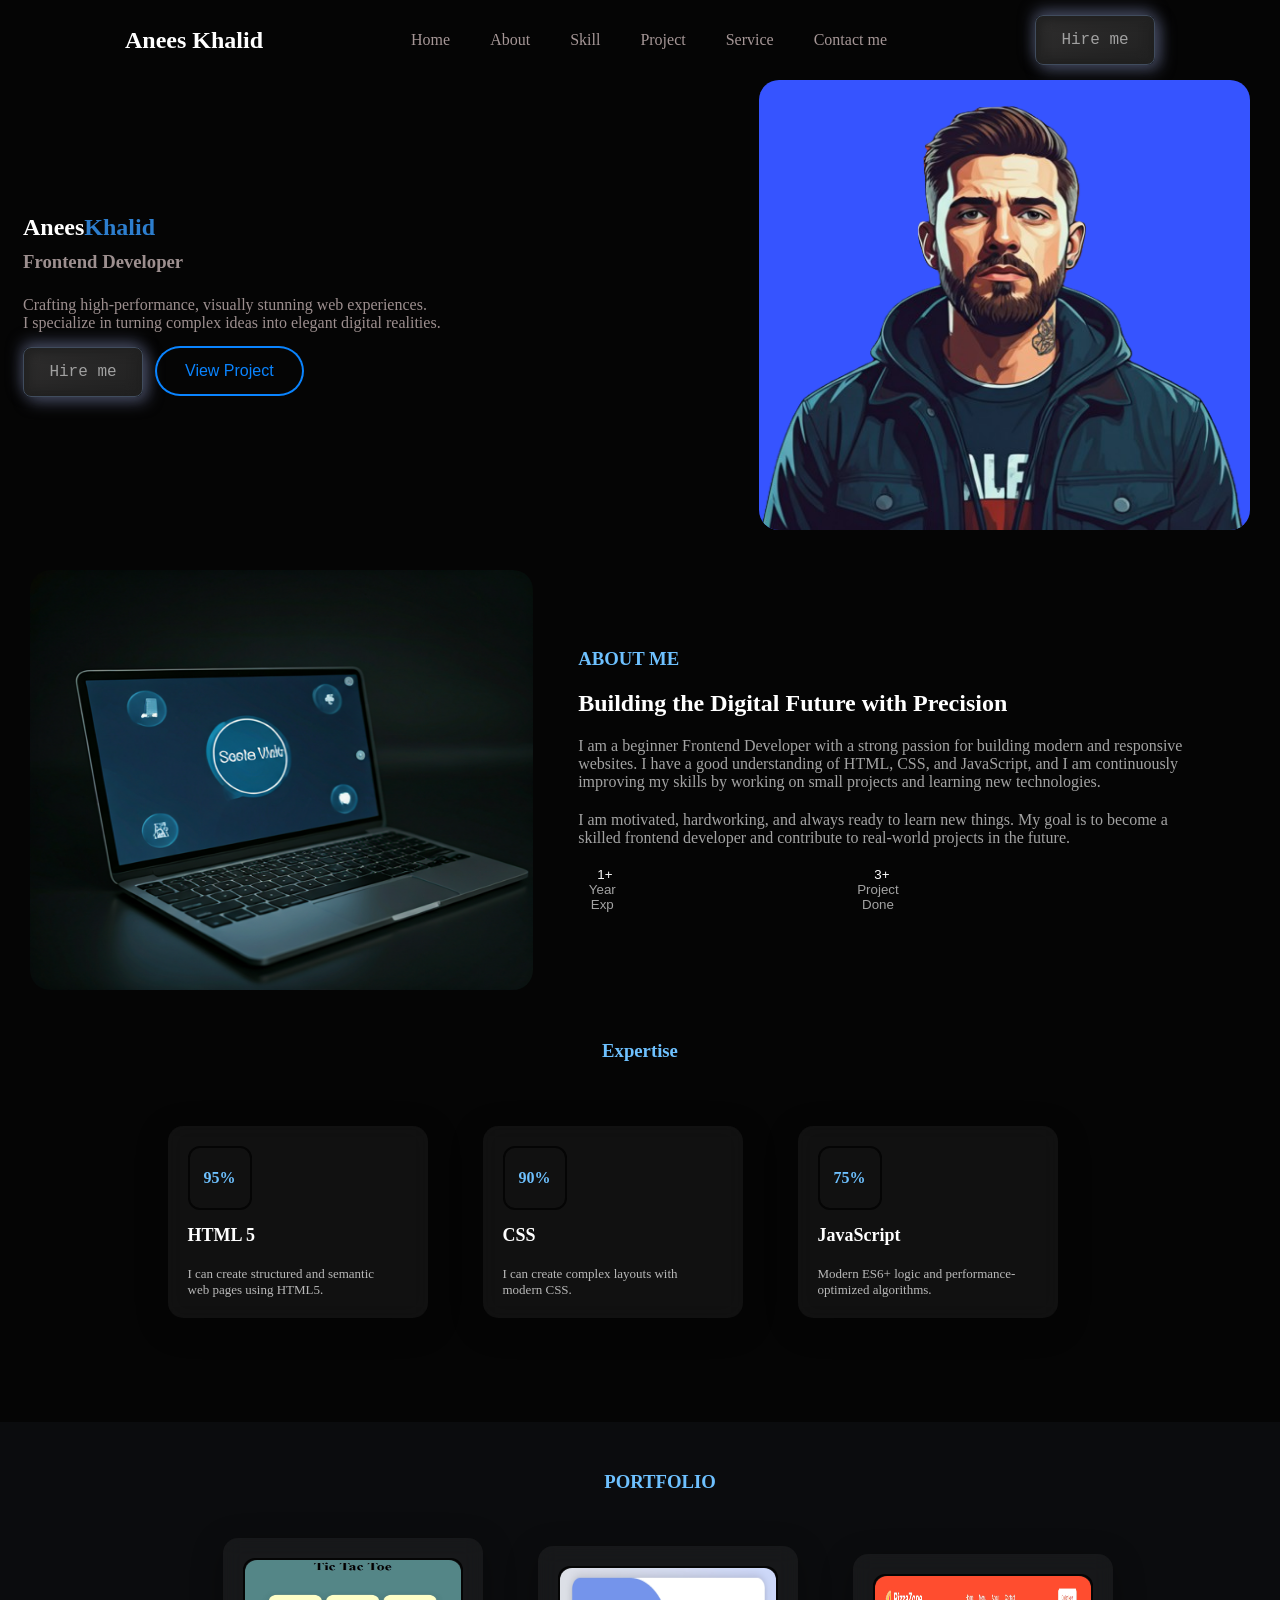
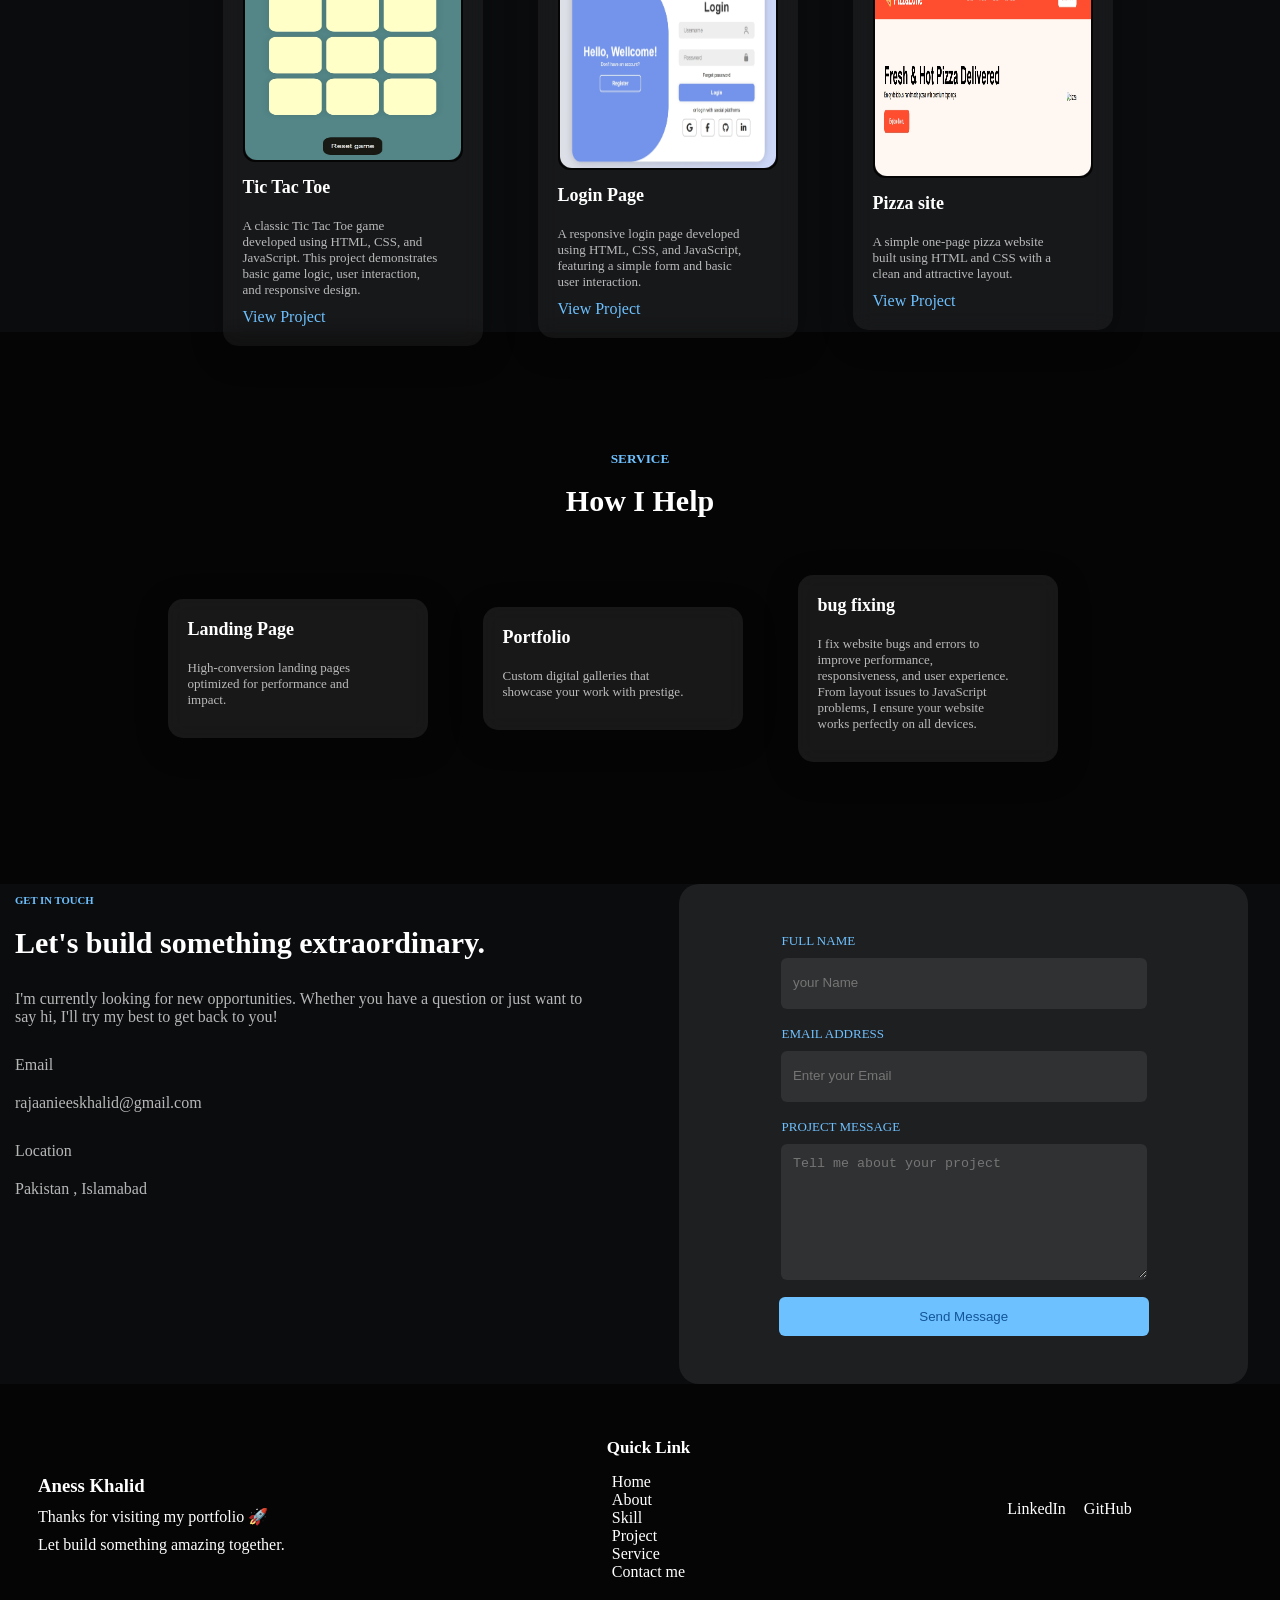
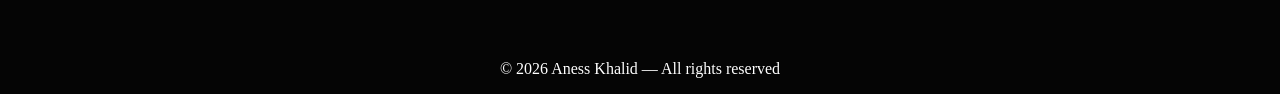
<file: index.html>
<!DOCTYPE html>
<html lang="en">
<head>
    <meta charset="UTF-8">
    <meta name="viewport" content="width=device-width, initial-scale=1.0">
    <title>Portfolio</title>
    <link rel="stylesheet" href="portfolio.css">
</head>
<body>
   <!-- navbar -->
 <div class="navbar">
   <h2>Anees Khalid</h2>
   <a href="#home">Home</a>
   <a href="#aboutme">About</a>
   <a href="#skill-name">Skill</a>
   <a href="#portfolio">Project</a>
   <a href="#service">Service</a>
   <a href="#contact" id="atag">Contact me</a>

   <button class="btn">Hire me</button>
    </div>

  <!-- herosection -->
    <div class="herosection" id="home">
        <div class="herosection-text">
       <h2><span style="color:#fff;">Anees</span><span style="color:#2d7ece;">Khalid</span></h2>
       <h3>Frontend Developer</h3>
       <p>Crafting high-performance, visually stunning web experiences.<br>I specialize in turning complex ideas into elegant digital realities.</p>
       <button class="btn" style="margin-left: 0;" >Hire me </button> 
       <button id="herobutton">View Project </button> 
        </div>
     <div class="herosection-image">
     <img src="images/protfolio-pic.png">
        </div>
    </div>

   <!-- aboutme section -->
    <div class="aboutme" id="aboutme">
        <div class="aboutme-img">
        <img src="images/aboutme.png">
        </div>
        <div class="aboutme-text">
            <h3>ABOUT ME</h3>
            <h2>Building the Digital Future with Precision</h2>
            <p>I am a beginner Frontend Developer with a strong passion for building modern and responsive websites. I have a good understanding of HTML, CSS, and JavaScript, and I am continuously improving my skills by working on small projects and learning new technologies.</p>
            <P>I am motivated, hardworking, and always ready to learn new things. My goal is to become a skilled frontend developer and contribute to real-world projects in the future.</P>
            <button>1+ <P style="padding: 0px;">Year Exp</P></button> 
            <button id="aboutme-btn">3+ <P style="padding: 0px;">Project Done</P></button>

        </div>
    </div>
    

   <!-- skill section  -->
    <div class="skill-name" id="skill-name">
    <h3>Expertise</h3>
    </div>
    <div class="skill">

        <div class="skill-card">
            <div class="badge">
                95%
            </div>
            <h4>HTML 5</h4>
            <p>I can create structured and semantic web pages using HTML5.</p>
        </div>

        <div class="skill-card">
            <div class="badge">
               90%
            </div>
            <h4>CSS</h4>
            <p>I can create complex layouts with modern CSS.</p>
        </div>

        <div class="skill-card">
            <div class="badge">
                75%
            </div>
            <h4>JavaScript</h4>
            <p>Modern ES6+ logic and performance-optimized algorithms.</p>
        </div>
    </div>

   <!-- porject section -->
    <div class="portfolio" id="portfolio">
        <h3>PORTFOLIO</h3>
     <div class="portfolio-card-main">
        <div class="portfolio-card">
            <div class="pic-badge">
                <img src="projects/tic-tac-toe/game-page.jpeg" >
            </div>
            <h4>Tic Tac Toe </h4>
            <p>A classic Tic Tac Toe game developed using HTML, CSS, and JavaScript. This project demonstrates basic game logic, user interaction, and responsive design.</p>
            <a href="projects/tic-tac-toe/index.html">View Project</a> 
        </div>
        
        <div class="portfolio-card">
            <div class="pic-badge">
                <img  src="projects/login/login-page.jpeg">
            </div>
            <h4>Login Page </h4>
            <p>A responsive login page developed using HTML, CSS, and JavaScript, featuring a simple form and basic user interaction.</p>
            <a href="projects/login/index.html">View Project</a>
        </div>

        <div class="portfolio-card">
            <div class="pic-badge">
                <img src="projects/pizza/pizza-shot.jpeg">
            </div>
            <h4>Pizza site </h4>
            <p>A simple one-page pizza website built using HTML and CSS with a clean and attractive layout.</p>
            <a href="projects/pizza/index.html">View Project</a>
        </div>
     </div> 
    </div> 

    <!-- service section -->
    
    <div class="service" id="service">
        <div class="service-heading">
        <h5>SERVICE</h5>
        </div>
        <div class="service-heading2">
        <h2>How I Help </h2>
        </div>
     <div class="service-name-container">
        <div class="service-name">
            <h4>Landing Page</h4>
            <p>High-conversion landing pages optimized for performance and impact.</p>
        </div>

        <div class="service-name">
            <h4>Portfolio</h4>
            <p>Custom digital galleries that showcase your work with prestige.</p>
        </div>

        <div class="service-name">
            <h4>bug fixing</h4>
            <p>I fix website bugs and errors to improve performance, responsiveness, and user experience. From layout issues to JavaScript problems, I ensure your website works perfectly on all devices.</p>
        </div>
      </div>
    </div>

    <!-- contact section -->
      
    <div class="contact" id="contact">
        <div class="contact-item">
         <h6>GET IN TOUCH</h6>
         <h3>Let's build something extraordinary.</h3>
         <p>I'm currently looking for new opportunities. Whether you have a question or just want to say hi, I'll try my best to get back to you!</p>

         <div class="item-symbol">
            <div>
                <p>Email</p>
                <p id="item-symbol-p">rajaanieeskhalid@gmail.com</p>
            </div>
         </div>

         <div class="item-symbol">
            <div>
                <p>Location</p>
                <p id="item-symbol-p">Pakistan , Islamabad </p>
            </div>
         </div>

        </div>

        <div class="contact-form">
        <form>
            <label >FULL NAME</label>
            <input type="text" placeholder="your Name">
            <label >EMAIL ADDRESS </label>
            <input type="email" placeholder="Enter your Email">
            <label >PROJECT MESSAGE </label>
            <textarea placeholder="Tell me about your project"></textarea>
            <button>Send Message</button>
        </form>
        </div>
    </div>

    <!-- footer section  -->

    <div class="footer" >
        <div class="footer-upper">
          <div class="footer-upper-name">
           <h3>Aness Khalid</h3>
           <p>Thanks for visiting my portfolio 🚀</p>
           <p>Let build something amazing together.</p>
          </div>

          <div class="footer-upper-link">
            <h4>Quick Link </h4>
            <ul>
             <li><a href="#home">Home</a></li>
             <li><a href="#aboutme">About</a></li>
             <li><a href="#skill-name">Skill</a></li>
             <li><a href="#portfolio">Project</a></li>
             <li><a href="#service">Service</a></li>
             <li><a href="#contact">Contact me</a></li>
            </ul>
          </div>

          <div class="footer-upper-social">
          <a href="#">LinkedIn</a>
          <a href="#">GitHub</a>
          </div>
        </div>
        <div class="footer-lower">
         <p>© 2026 Aness Khalid — All rights reserved</p>
        </div>
    </div>

    <script src="portfolio.js"></script>
</body>
</html>
</file>
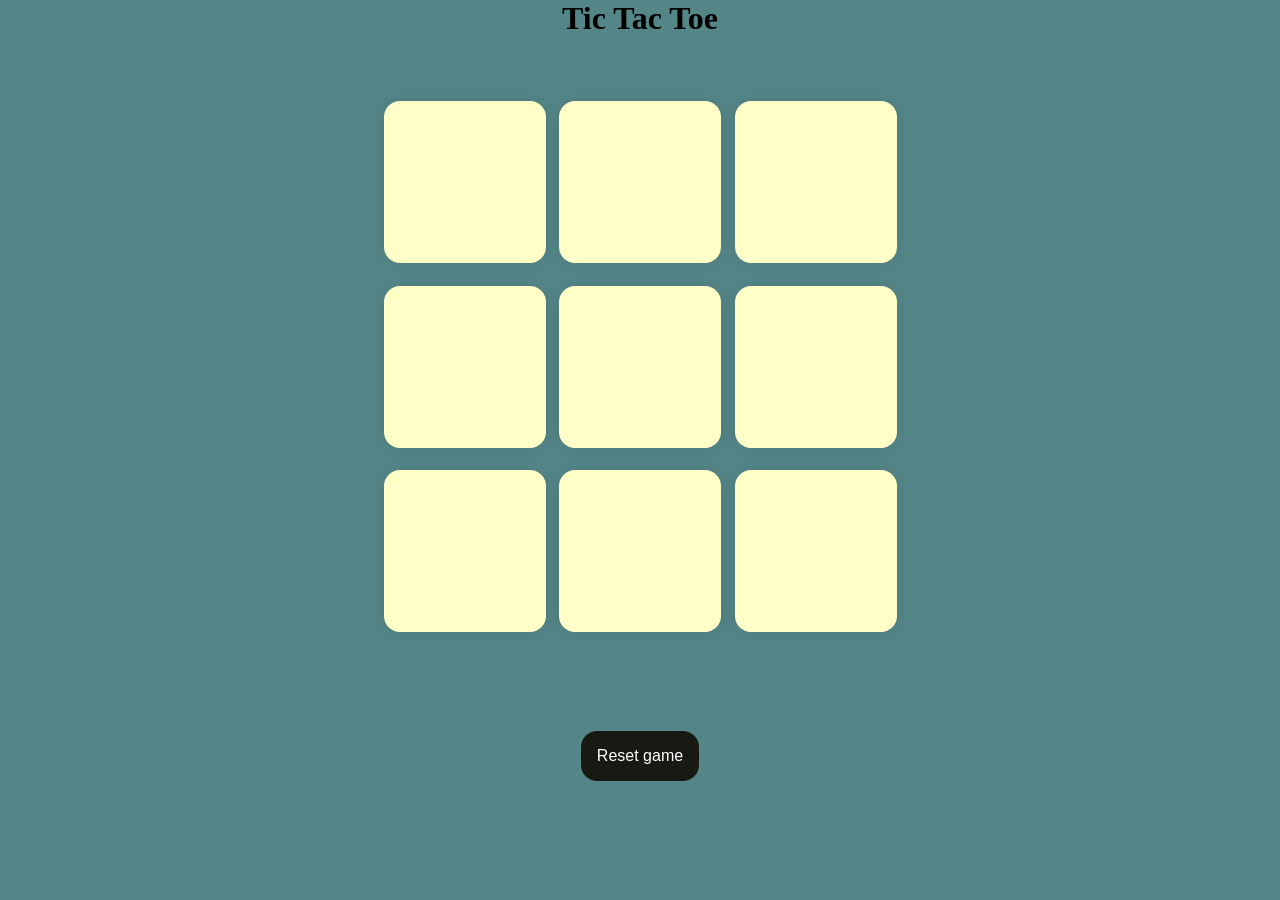
<file: projects/tic-tac-toe/index.html>
<!DOCTYPE html>
<html lang="en">
<head>
    <meta charset="UTF-8">
    <meta name="viewport" content="width=device-width, initial-scale=1.0">
    <title>tic tac toe</title>
    <link rel="stylesheet" href="pro.css">
</head>
<body>
   <div class="msg-container hide">
      <p id="msg"> Winner</p>
      <button id="new-btn">New game</button>
   </div>
   
  <div class="msg-container1 hide">
   <p id="msg-draw">Game Draw</p>
   <button id="new-btn1">New game</button>
     
  </div>

<main>
 <h1>Tic Tac Toe</h1>
<div class="container">
 <div class="game">
    <button class="box"></button>
    <button class="box"></button>
    <button class="box"></button>
    <button class="box"></button>
    <button class="box"></button>
    <button class="box"></button>
    <button class="box"></button>
    <button class="box"></button>
    <button class="box"></button>
  </div>
</div>
<button id="reset-btn">Reset game</button>
</main>

   <script src="pro.js"></script> 
</body>
</html>
</file>
<file: portfolio.css>
*{
    margin: 0;
    padding: 0;

}
html{
   scroll-behavior: smooth;
}
body{
    background-color: #050505;
    color: #fff;
}

/* navbar section */
.navbar{
    height: 80px;
    display: flex;
    align-items: center;
    justify-content: center;
}
.navbar h2{
    padding-right: 10%;
}
.navbar a{
    margin: 20px;
    color: #a69797;
    text-decoration: none;
}
.btn{
   height: 50px;
  margin-left: 10%;
  width: 120px;
  -webkit-box-pack: center;
  -ms-flex-pack: center;
  justify-content: center;
  cursor: pointer;
  -webkit-box-align: center;
  -ms-flex-align: center;
  align-items: center;
  font-family: Consolas, Courier New, monospace;
  border: solid #404c5d 1px;
  font-size: 16px;
  color: rgb(161, 161, 161);
  -webkit-transition: 500ms;
  transition: 500ms;
  border-radius: 8px;
  background: linear-gradient(145deg, #2e2d2d, #212121);
  -webkit-box-shadow: -1px -5px 15px #41465b, 5px 5px 15px #41465b,
    inset 5px 5px 10px #212121, inset -5px -5px 10px #212121;
  box-shadow: -1px -5px 15px #41465b, 5px 5px 15px #41465b,
    inset 5px 5px 10px #212121, inset -5px -5px 10px #212121;
}
.btn:hover {
  -webkit-box-shadow: 1px 1px 13px #20232e, -1px -1px 13px #545b78;
  box-shadow: 1px 1px 13px #20232e, -1px -1px 13px #545b78;
  color: #d6d6d6;
  -webkit-transition: 500ms;
  transition: 500ms;
}

.btn:active {
  -webkit-box-shadow: 1px 1px 13px #20232e, -1px -1px 33px #545b78;
  box-shadow: 1px 1px 13px #20232e, -1px -1px 33px #545b78;
  color: #d6d6d6;
  -webkit-transition: 100ms;
  transition: 100ms;
}

/* herosection */
.herosection{
    height: 450px;
    display: flex;
    align-items: center;
    justify-content: center;
}


.herosection-text{
    height: 100%;
    width: 60%;
    color: #9d8f8f;
    align-content: center;
    padding-left: 23px;
}
.herosection-text h3{
    padding-top: 10px;
    padding-bottom: 13px;
}
.herosection-text p{
    padding-bottom: 15px;
}

#herobutton{
    margin-left: 10px;
    align-items: center;
    gap: 4px;
    padding: 12px 26px;
    border: 2px solid;
    border-color: transparent;
    font-size: 16px;
    background-color: inherit;
    border-radius: 100px;
    color: #0a84ff;
    box-shadow: 0 0 0 2px #0a84ff;
    cursor: pointer;
    overflow: hidden;
    transition: all 0.6s cubic-bezier(0.23, 1, 0.32, 1);
}
#herobutton:hover {
  background-color: #3654ff;
  color: #050505;
  cursor: pointer;
}
.herosection-image{
    height: 100%;
    width: 40%;
    background-color: #3654ff;
    margin-right: 30px;
    border-radius: 20px;
    transition: all 0.9s cubic-bezier(0.4,0,0.2,1);
}
.herosection-image:hover{
    background-color: brown;
}
.herosection-image img{
    width: 100%;
    height: 100%;
    background-size: cover;
    background-position: center;
    background-repeat: no-repeat;
    border-radius: 20px;
}

/* aboutme section */

.aboutme{
    height: 420px;
    display: flex;
    align-items: center;
    justify-content: center;
    margin-top: 40px;
}
.aboutme-img{
    height: 100%;
    width: 40%;
    margin: 30px;
}
.aboutme-img img{
    width: 100%;
    height: 100%;
    background-size: cover;
    background-position: center;
    background-repeat: no-repeat;
    border-radius: 20px;
}
.aboutme-text{
    height: 100%;
    width: 55%;
    padding-left: 15px;
    padding-right: 10px;
    align-content: center;
}

.aboutme-text h3{
 padding-bottom: 20px;
 color: #6ec1ff;
}
.aboutme-text p{
    padding-top: 20px;
    color: #a3a3a3;
}
.aboutme-text button{
 margin-top: 20px;
 border: none;
 outline: none;
 background-color: #050505;
 color: white;
}
#aboutme-btn{
    margin-left: 30%;
}

/* skill section */

.skill-name {
  width: 100%;
  display: flex;
  align-items: center;
  justify-content: center;
  margin-top: 50px;
  color: #6ec1ff;
}

.skill{
    height: 400px;
    display: flex;
    justify-content: center;
    align-items: center;
    margin-top: -40px;
}


.skill-card{
    width: 220px;
    margin-right: 55px;
    padding: 20px;
    border-radius: 15px;
    background: rgba(255, 255, 255, 0.05);
    backdrop-filter: blur(10px);
    -webkit-backdrop-filter: blur(10px);
    color: white;
    box-shadow: 0 8px 32px rgba(0, 0, 0, 0.3);
}
.skill-card:hover{
    border: 1px solid rgba(255, 255, 255, 0.2);
}

.badge{
    width: 60px;
    height: 60px;
    border-radius: 12px;
    display: flex;
    align-items: center;
    justify-content: center;
    border: 2px solid #050505;
    color: #6ec1ff;
    font-weight: 600;
    margin-bottom: 15px;

}
.badge:hover{
    border: 2px solid #6ec1ff;
}

.skill-card h4{
    margin: 0;
    padding-bottom: 10px;
    font-size: 18px;
}
.skill-card p{
    font-size: 13px;
    opacity: 0.7;
}

/* portofolio section */

.portfolio{
    height: 510px;
    width: 100%;
    background-color: #0b0c0e;
}
.portfolio h3{
    height: 120px;
    width: 100%;
    display: flex;
    align-items: center;
    justify-content: center;
    margin-left: 20px;
    color: #6ec1ff;
}
.portfolio-card-main{
    height: 400px;
    width: 100%;
    display: flex;
    align-items: center;
    justify-content: center;
}
.portfolio-card{
    width: 220px;
    margin-left: 55px;
    padding: 20px;
    border-radius: 15px;
    background: rgba(255, 255, 255, 0.05);
    backdrop-filter: blur(10px);
    -webkit-backdrop-filter: blur(10px);
    color: white;
    box-shadow: 0 8px 32px rgba(0, 0, 0, 0.3); 
}
.portfolio-card:hover{
    border: 1px solid rgba(255, 255, 255, 0.2);
}
.pic-badge{
    height: 200px;
    border-radius: 12px;
    display: flex;
    align-items: center;
    justify-content: center;
    border: 2px solid #050505;
    color: #6ec1ff;
    font-weight: 600;
    margin-bottom: 15px;
    transition: 0.3s;
}

.pic-badge img{
    width: 100%;
    height: 100%;
    background-size: cover;
    background-position: center;
    background-repeat: no-repeat;
    border-radius: 12px;
}
.pic-badge:hover{
    transform: translatey(-13px) ;
    border: 2px solid #6ec1ff;
}
.portfolio-card h4{
    margin: 0;
    padding-bottom: 10px;
    font-size: 18px;
}
.portfolio-card p{
    margin-bottom: 10px;
    font-size: 13px;
    opacity: 0.7;
}
.portfolio-card a{
   color: #6ec1ff;
   text-decoration: none;
}

/* service section */

.service{
    height: 450px;
    width: 100%;
    margin-top: 8%;
}

.service-heading{
    height: 50px;
    width: 100%;
    color:#6ec1ff;
    display: flex;
    align-items: center;
    justify-content: center;

}
.service-heading2{
    width: 100%;
    display: flex;
    align-items: center;
    justify-content: center;
    font-size: 20px;
}

.service-name-container{
    height: 300px;
    width: 100%;
    background-color: #050505;
    display: flex;
    align-items: center;
    justify-content: center;
}
.service-name{
    width: 220px;
    margin-right: 55px;
    padding: 20px;
    border-radius: 15px;
    background: rgba(255, 255, 255, 0.08);
    backdrop-filter: blur(10px);
    -webkit-backdrop-filter: blur(10px);
    color: white;
    box-shadow: 0 8px 32px rgba(0, 0, 0, 0.3);
    transition: 0.3s;
}
.service-name:hover{
    transform: translateY(-8px);
    border: 1px solid rgba(255, 255, 255, 0.2);
}
.service-name h4{
    margin: 0;
    padding-bottom: 10px;
    font-size: 18px;
}
.service-name p{
    margin-bottom: 10px;
    font-size: 13px;
    opacity: 0.7;
}

/* contact section */

.contact{
    height: 500px;
    width: 100%;
    background-color: #0b0c0e;
    display: flex;
    align-items: center;
    justify-content: center;

}

.contact-item{
    height: 100%;
    width: 50%;
    margin-left: 15px;

}
.contact-item h6{
    padding-top: 10px;
    color: #6ec1ff;
}
.contact-item h3{
    margin-top: 20px;
    font-size: 30px;
}
.contact-item p{
    margin-top: 20px;
    opacity: 0.7;

}
#item-symbol-p{
    margin-top: 10px;
    color: #fff;
}

.contact-form{
    height: 100%;
    width: 50%;
}
form{
    height: 100%;
    width: 90%;
    margin: auto;
    background: rgba(255, 255, 255, 0.08);
    display: flex;
    align-items: center;
    justify-content: center;
    flex-direction: column;
    gap: 17px;
    border-radius: 20px;
}
form label{
    width: 64%;
    margin-bottom: -8px;
    color: #6ec1ff;
    font-size: 13px;
}
form input{
    width: 60%;
    height: 25px;
    padding: 12px;
    background: rgba(255, 255, 255, 0.08);
    border: none;
    border-bottom: 2px solid transparent;
    outline: none;
    border-radius: 6px;
}

form input:focus,input:active{
    border-bottom: 3px solid #6ec1ff;
}
form textarea{
    width: 60%;
    height: 110px;
    padding: 12px;
    background: rgba(255, 255, 255, 0.08);
    border: none;
    border-bottom: 2px solid transparent;
    outline: none;
    border-radius: 6px;  
}
form textarea:focus,textarea:active{
    border-bottom: 3px solid #6ec1ff;
}

form button{
    width: 65%;
    background-color: #6ec1ff;
    color: #125598;
    border: none;
    padding: 12px;
    border-radius: 6px;
    cursor: pointer;

}

/* footer section */

.footer-upper{
    height: 250px;
    width: 100%;
    display: flex;
}

.footer-upper-name{
    height: 100%;
    width: 33%;
    padding-left: 17px;
    display: flex;
    align-items: center;
    justify-content: center;
    flex-direction: column;
    font-size: 16px;
}
.footer-upper-name h3,p{
    width: 90%;
    padding-top: 10px;
}

.footer-upper-link{
    height: 100%;
    width: 33%;
    display: flex;
    align-items: center;
    justify-content: center;
    flex-direction: column;

}
.footer-upper-link h4{
    margin-bottom: 15px;
    font-size: 17px;
}

.footer-upper-link ul{
    list-style: none;
    padding: 0;
}
.footer-upper-link ul li a{
    text-decoration: none;

}
.footer-upper-link a{
    padding-bottom: 7px;
    color: #fff;
    text-decoration: none;
}
.footer-upper-link a:hover{
    color: #6ec1ff;
}

.footer-upper-social{
    height: 100%;
    width: 33%;
    display: flex;
    align-items: center;
    justify-content: center;
    gap: 18px;
}
.footer-upper-social a{
    color: white;
    text-decoration: none;
    cursor: pointer;
}
.footer-upper-social a:hover{
    color: #6ec1ff;
}


.footer-lower{
    height: 50px;
    width: 100%;
}

.footer-lower p{
    height: 50px;
    width: 100%;
    display: flex;
    align-items: center;
    justify-content: center;
}


/* =========================
   TABLET RESPONSIVE
========================= */

@media (max-width: 1024px){

    .navbar{
        justify-content: space-around;
        padding: 0 20px;
    }

    .navbar h2{
        padding-right: 0;
    }

    .btn{
        margin-left: 0;
    }

    .herosection{
        height: auto;
        flex-direction: column;
        padding: 40px 20px;
        gap: 30px;
    }

    .herosection-text,
    .herosection-image{
        width: 100%;
    }

    .herosection-image{
        height: 400px;
        margin-right: 0;
    }

    .aboutme{
        height: auto;
        flex-direction: column;
        padding: 40px 20px;
    }

    .aboutme-img,
    .aboutme-text{
        width: 100%;
    }

    .aboutme-img{
        height: 350px;
    }

    .skill{
        height: auto;
        flex-wrap: wrap;
        gap: 20px;
        margin-top: 30px;
        padding: 30px;
    }

    .skill-card{
        margin-right: 0;
    }

    .portfolio{
        height: auto;
        padding-bottom: 50px;
    }

    .portfolio-card-main{
        height: auto;
        flex-wrap: wrap;
        gap: 20px;
        padding: 20px;
    }

    .portfolio-card{
        margin-left: 0;
    }

    .service{
        height: auto;
    }

    .service-name-container{
        height: auto;
        flex-wrap: wrap;
        gap: 20px;
        padding: 30px;
    }

    .service-name{
        margin-right: 0;
    }

    .contact{
        height: auto;
        flex-direction: column;
        padding: 40px 20px;
    }

    .contact-item,
    .contact-form{
        width: 100%;
    }

    .footer-upper{
        height: auto;
        flex-wrap: wrap;
        padding: 30px 0;
    }

    .footer-upper-name,
    .footer-upper-link,
    .footer-upper-social{
        width: 100%;
        margin-bottom: 30px;
    }
}

/* =========================
   MOBILE RESPONSIVE
========================= */

@media (max-width: 768px){

    .navbar{
        flex-direction: column;
        height: auto;
        padding: 20px;
        gap: 15px;
    }

    .navbar a{
        margin: 8px;
    }

    .btn{
        width: 100%;
        max-width: 250px;
    }

    .herosection-text{
        text-align: center;
    }

    .herosection-text h1{
        font-size: 32px;
    }

    .herosection-image{
        height: 280px;
    }

    .aboutme-img{
        height: 280px;
    }

    #aboutme-btn{
        margin-left: 0;
    }

    .skill-card,
    .portfolio-card,
    .service-name{
        width: 100%;
        max-width: 320px;
    }

    .contact-item h3{
        font-size: 24px;
    }

    form{
        width: 100%;
    }

    form label,
    form input,
    form textarea,
    form button{
        width: 85%;
    }

    .footer-upper-name,
    .footer-upper-link,
    .footer-upper-social{
        text-align: center;
    }

    .footer-upper-social{
        flex-wrap: wrap;
    }
}

/* =========================
   SMALL MOBILE
========================= */

@media (max-width: 480px){

    .herosection-text h1{
        font-size: 26px;
    }

    .herosection-text h3{
        font-size: 18px;
    }

    .aboutme-text h2{
        font-size: 24px;
    }

    .portfolio h3,
    .service-heading,
    .skill-name{
        text-align: center;
    }

    .portfolio-card,
    .skill-card,
    .service-name{
        max-width: 100%;
    }
}
</file>
<file: projects/tic-tac-toe/pro.css>
*{
    margin: 0;
    padding: 0;
}

body{
    background-color: #548687;
    text-align: center;
}
.container{
    height: 70vh;
    display: flex;
    justify-content: center;
    text-align: center;
    margin-top: 4rem;
}

.game{
    height: 60vmin;
    width: 60vmin;
    display: flex;
    flex-wrap: wrap;
    justify-content: center;
    text-align: center;
    gap: 1.5vmin;
}

.box{
    height: 18vmin;
    width: 18vmin;
    border-radius: 1rem;
    border: none;
    box-shadow: 0 0 1rem rgba(0, 0, 0, 0.1);
    font-size: 7vmin;
    color: #b0413e;
    background-color: #ffffc7;
}

#reset-btn {
  padding: 1rem;
  font-size: 1rem;
  background-color: #191913;
  color: white;
  border-radius: 1rem;
  border: none;
}


#new-btn{
    padding: 1rem;
  font-size: 1rem;
  background-color: #191913;
  color: white;
  border-radius: 1rem;
  border: none;
}

#msg{
    color: #ffffc7;
    font-size: 6vmin;

}
.msg-container{
    height: 100vmin;
    display: flex;
    justify-content: center;
    align-items: center;
    flex-direction: column;
    gap: 4rem;
}
#msg-draw{
    color: #ffffc7;
    font-size: 6vmin;
}
.msg-container1{
    height: 100vmin;
    display: flex;
    justify-content: center;
    align-items: center;
    flex-direction: column;
    gap: 4rem;
}
#new-btn1{
  padding: 1rem;
  font-size: 1rem;
  background-color: #191913;
  color: white;
  border-radius: 1rem;
  border: none;
}

.hide{
    display: none;
}
</file>
